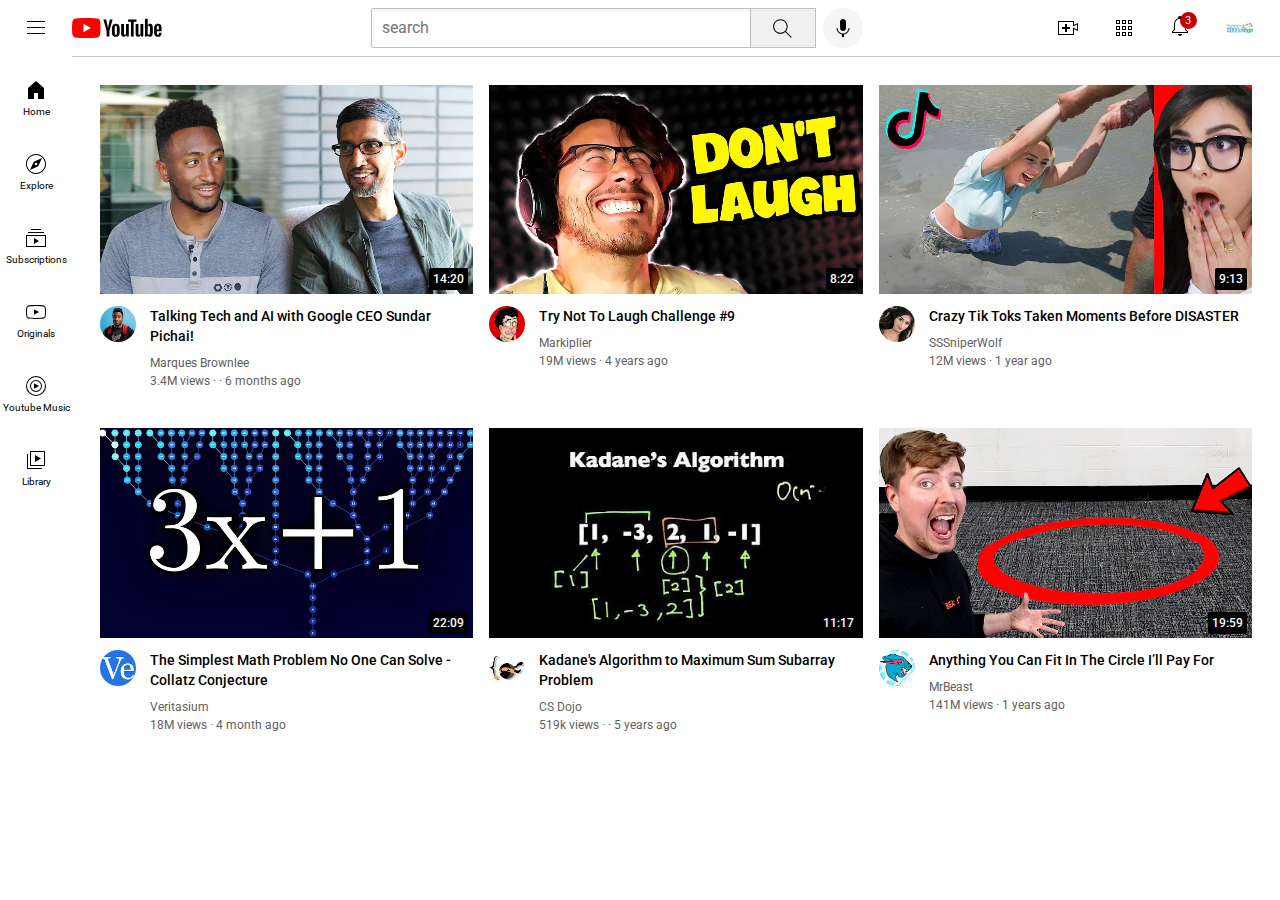
<file: index.html>
<!DOCTYPE html>
<html lang="en">
<head>
    <meta charset="UTF-8">
    <meta name="viewport" content="width=device-width, initial-scale=1.0">
    <title>Youtube.com</title>
    <link rel="preconnect" href="https://fonts.googleapis.com">
    <link rel="preconnect" href="https://fonts.gstatic.com" crossorigin>
    <link href="https://fonts.googleapis.com/css2?family=Montserrat:wght@800&family=Roboto:wght@400;500;700&display=swap" rel="stylesheet">
    <link rel="stylesheet" href="styles/general.css">
    <link rel="stylesheet" href="styles/header.css">
    <link rel="stylesheet" href="styles/video.css">
    <link rel="stylesheet" href="styles/sidebar.css">

</head>
<body>
    <div class="header">
       

        <div class="left-section">
            <img class="hamburger-menu" src="icons/hamburger-menu.svg">
            <img class="youtube-logo" src="icons/youtube-logo.svg">
        </div>
        <div class="middle-section">
            <input class="search-bar" type="text" placeholder="search">
            <button class="search-button" >
                <img class="search-icon" src="icons/search.svg">
                <div class="tooltip">Search</div>
            </button>
            <button class="voice-search-button">
                <img class="voice-search-icon" src="icons/voice-search-icon.svg">
                <div class="tooltip">Search with your voice</div>
            </button>
        </div>
        
        <div class="right-section">
            <div class="upload-icon-container">
                <img class="upload-icon" src="icons/upload.svg">
                <div class="tooltip">Create</div>

            </div>
            
            <img class="youtube-apps-icon" src="icons/youtube-apps.svg">
            <div class="notifications-icon-container">
                <img class="notifications-icon" src="icons/notifications.svg">
                <div class="notifications-count">3</div>
            </div>
            <img class="current-user-picture" src="icons/kiddo toys.jpg">
        </div>

    </div>
    <div class="sidebar">
        <div class="sidebar-link">
            <img src="icons/home.svg">
            <div>Home</div>
        </div>
        <div class="sidebar-link">
            <img src="icons/explore.svg">
            <div>Explore</div>
        </div>
        <div class="sidebar-link">
            <img src="icons/subscriptions.svg">
            <div>Subscriptions</div>
        </div>
        <div class="sidebar-link">
            <img src="icons/originals.svg">
            <div>Originals</div>
        </div>
        <div class="sidebar-link">
            <img src="icons/youtube-music.svg">
            <div>Youtube Music</div>
        </div>
        <div class="sidebar-link">
            <img src="icons/library.svg">
            <div>Library</div>
        </div>
       
    </div>
    
    <div class="main">
        <div class="video-grid">
            <div class="video-preview">
                <div class="thumbnail-row">
                    <img class="thumbnail" src="thumbnails/thumbnail-1.webp">
                    <div class="video-time">14:20</div>
                </div>
                <div class="video-info-grid"> 
                    <div class="channel-pictures">
                        <img class="profile-pictures" src="channel-pictures/channel-1.jpeg">
                    </div>
                    <div class="video-info">
                        <p class="video-title"> 
                            Talking Tech and AI with Google CEO Sundar Pichai!
                        </p>
                        <p class="video-author">
                             Marques Brownlee 
                        </p>
                        <p class="video-stats">
                            3.4M views &#183; · 6 months ago
                        </p>
        
                    </div>
                </div>
        
            </div>
        
            <div class="video-preview">
                <div class="thumbnail-row">
                    <img class="thumbnail" src="thumbnails/thumbnail-2.webp">
                    <div class="video-time">8:22</div>
                </div>
                <div class="video-info-grid"> 
                    <div class="channel-pictures">
                        <img class="profile-pictures" src="channel-pictures/channel-2.jpeg">
                    </div>
                    <div class="video-info">
                        <p class="video-title"> 
                            Try Not To Laugh Challenge #9
                        </p>
                        <p class="video-author">
                            Markiplier 
                        </p>
                        <p class="video-stats">
                            19M views &#183;  4 years ago
                        </p>
        
                    </div>
                </div>
                
            </div>
        
        
            <div class="video-preview">
                <div class="thumbnail-row">
                    <img class="thumbnail" src="thumbnails/thumbnail-3.webp">
                    <div class="video-time">9:13</div>
                </div>
                <div class="video-info-grid"> 
                    <div class="channel-pictures">
                        <img class="profile-pictures" src="channel-pictures/channel-3.jpeg">
                    </div>
                    <div class="video-info">
                        <p class="video-title"> 
                            Crazy Tik Toks Taken Moments Before DISASTER
                        </p>
                        <p class="video-author">
                            SSSniperWolf 
                        </p>
                        <p class="video-stats">
                            12M views &#183;  1 year ago
                        </p>
        
                    </div>
                </div>
        
            </div>
        
            <div class="video-preview">
                <div class="thumbnail-row">
                    <img class="thumbnail" src="thumbnails/thumbnail-4.webp">
                    <div class="video-time">22:09</div>
                </div>
                <div class="video-info-grid"> 
                    <div class="channel-pictures">
                        <img class="profile-pictures" src="channel-pictures/channel-4.jpeg">
                    </div>
                    <div class="video-info">
                        <p class="video-title"> 
                            The Simplest Math Problem No One Can Solve - Collatz Conjecture
                        </p>
                        <p class="video-author">
                            Veritasium
                              
                        </p>
                        <p class="video-stats">
                            18M views &#183;  4 month ago
                        </p>
        
                    </div>
                </div>
                
            </div>
        
        
            <div class="video-preview">
                <div class="thumbnail-row">
                    <img class="thumbnail" src="thumbnails/thumbnail-5.webp">
                    <div class="video-time">11:17</div>
                </div>
                <div class="video-info-grid"> 
                    <div class="channel-pictures">
                        <img class="profile-pictures" src="channel-pictures/channel-5.jpeg">
                    </div>
                    <div class="video-info">
                        <p class="video-title"> 
                            Kadane's Algorithm to Maximum Sum Subarray Problem
                        </p>
                        <p class="video-author">
                            CS Dojo
                             
                        </p>
                        <p class="video-stats">
                            519k views &#183; · 5 years ago
                        </p>
        
                    </div>
                </div>
        
            </div>
        
            <div class="video-preview">
                <div class="thumbnail-row">
                    <img class="thumbnail" src="thumbnails/thumbnail-6.webp">
                    <div class="video-time">19:59</div>
                </div>
                <div class="video-info-grid"> 
                    <div class="channel-pictures">
                        <img class="profile-pictures" src="channel-pictures/channel-6.jpeg">
                    </div>
                    <div class="video-info">
                        <p class="video-title"> 
                            Anything You Can Fit In The Circle I’ll Pay For
                        </p>
                        <p class="video-author">
                            MrBeast 
                        </p>
                        <p class="video-stats">
                            141M views &#183;  1 years ago
                        </p>
        
                    </div>
                </div>
                
            </div>
    
        </div>
    </div>
    
</body>
</html>
</file>
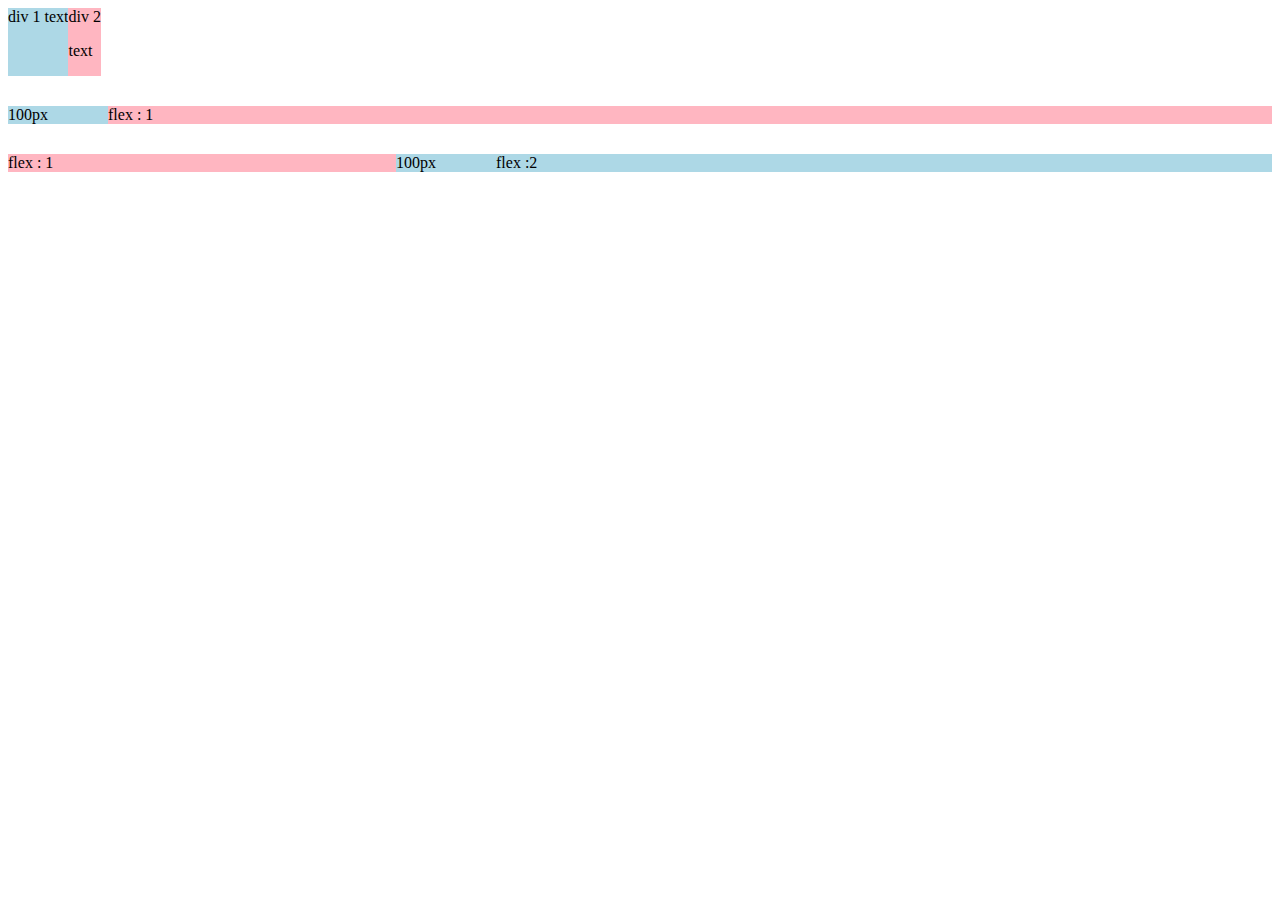
<file: flexbox.html>
<!DOCTYPE html>
<html lang="en">
<head>
    <meta charset="UTF-8">
    <meta name="viewport" content="width=device-width, initial-scale=1.0">
    <title>Flexbox pracrice</title>
</head>
<body>
    <div style="
        
        display: flex;
        flex-direction: row;
        ">
        <div style="background-color: lightblue;">div 1 text</div>
        <div style="background-color: lightpink;">div 2 <p>text</p></div> 
    </div>
    <div style="
        margin-top: 30px;
        
        display: flex;
        flex-direction: row;
        ">
        <div style="background-color: lightblue;width: 100px;">100px</div>
        <div style="background-color: lightpink; flex: 1;">flex : 1</div> 
    </div>


    <div style="
    margin-top: 30px;
    
    display: flex;
    flex-direction: row;
    ">
    
    <div style="background-color: lightpink; flex: 1;">flex : 1</div> 
    <div style="background-color: lightblue;width: 100px;">100px</div>
    <div style="background-color: lightblue;flex: 2;">flex :2</div>
</div>
</body>
</html>
</file>
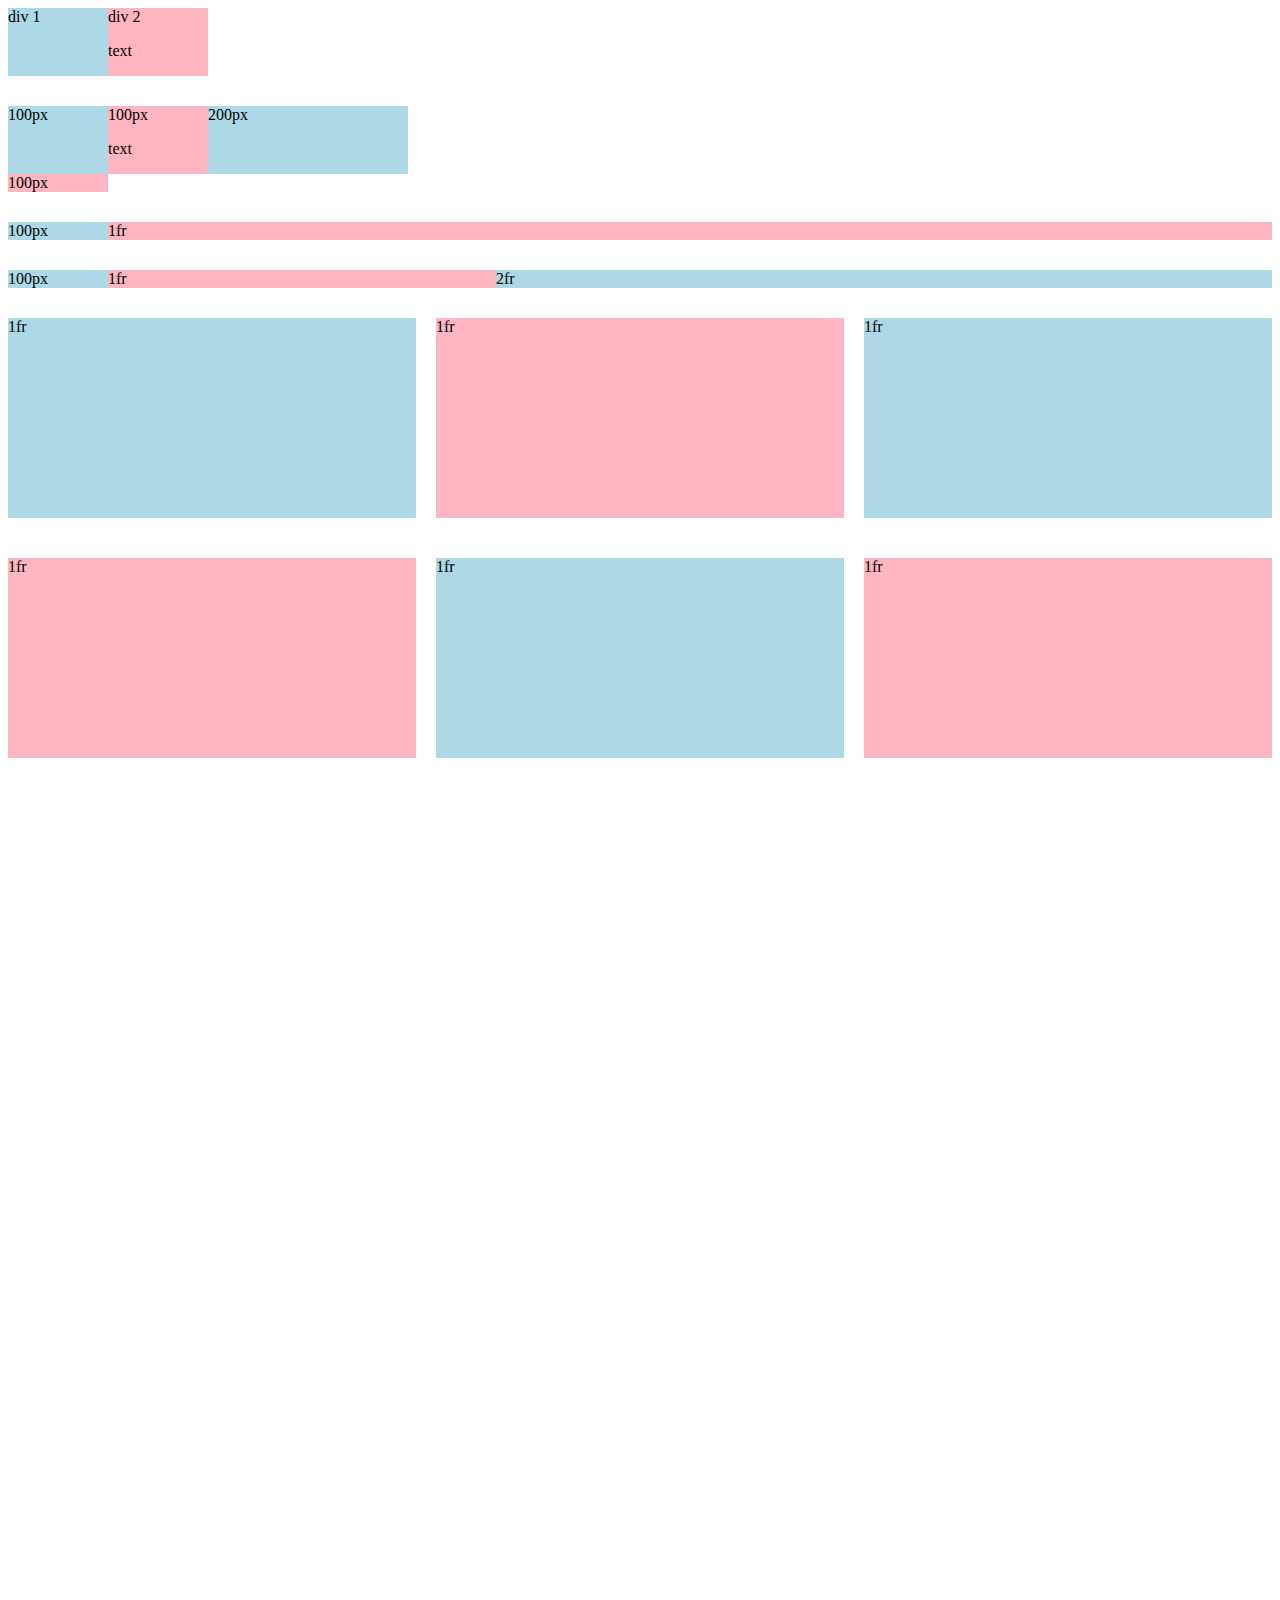
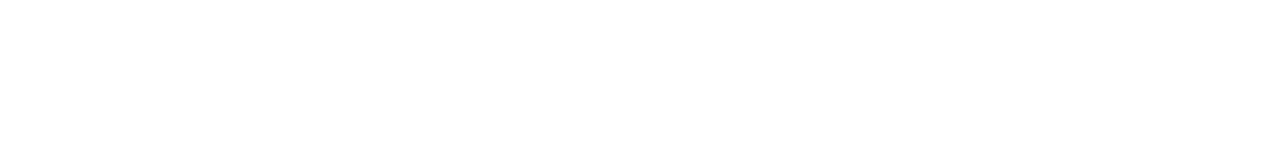
<file: grid.html>
<!DOCTYPE html>
<html lang="en">
<head>
    <meta charset="UTF-8">
    <meta name="viewport" content="width=device-width, initial-scale=1.0">
    <title>Grid practice</title>
</head>
<body style="padding-bottom: 1000px;">
    <div style="display: grid;
    grid-template-columns: 100px 100px;">
        
        <div style="background-color: lightblue;">div 1</div>
        <div style="background-color: lightpink;">div 2<p>text</p></div>

    </div>
    
    <div style="
    margin-top: 30px;
    display: grid;
    grid-template-columns: 100px 100px 200px;">
        
        <div style="background-color: lightblue;">100px</div>
        <div style="background-color: lightpink;">100px<p>text</p></div>
        <div style="background-color: lightblue;">200px</div>
        <div style="background-color: lightpink;">100px</div>
    </div>
    <div style="
    margin-top: 30px;
    display: grid;
    grid-template-columns: 100px 1fr ;">
        
        <div style="background-color: lightblue;">100px</div>
        <div style="background-color: lightpink;">1fr</div>
    </div>
    <div style="
    margin-top: 30px;
    display: grid;
    grid-template-columns: 100px 1fr 2fr;">
        
        <div style="background-color: lightblue;">100px</div>
        <div style="background-color: lightpink;">1fr</div>
        <div style="background-color: lightblue;">2fr</div>
    </div>
    
    <div style="
    margin-top: 30px;
    display: grid;
    grid-template-columns: 1fr 1fr 1fr;
    column-gap: 20px;
    row-gap: 40px;
    ">
        
        <div style="background-color: lightblue; height: 200px;">1fr</div>
        <div style="background-color: lightpink; height: 200px;">1fr</div>
        <div style="background-color: lightblue; height: 200px;">1fr</div>
        <div style="background-color: lightpink; height: 200px;">1fr</div>
        <div style="background-color: lightblue; height: 200px;">1fr</div>
        <div style="background-color: lightpink; height: 200px;">1fr</div>
    </div>
    
    
</body>
</html>
</file>
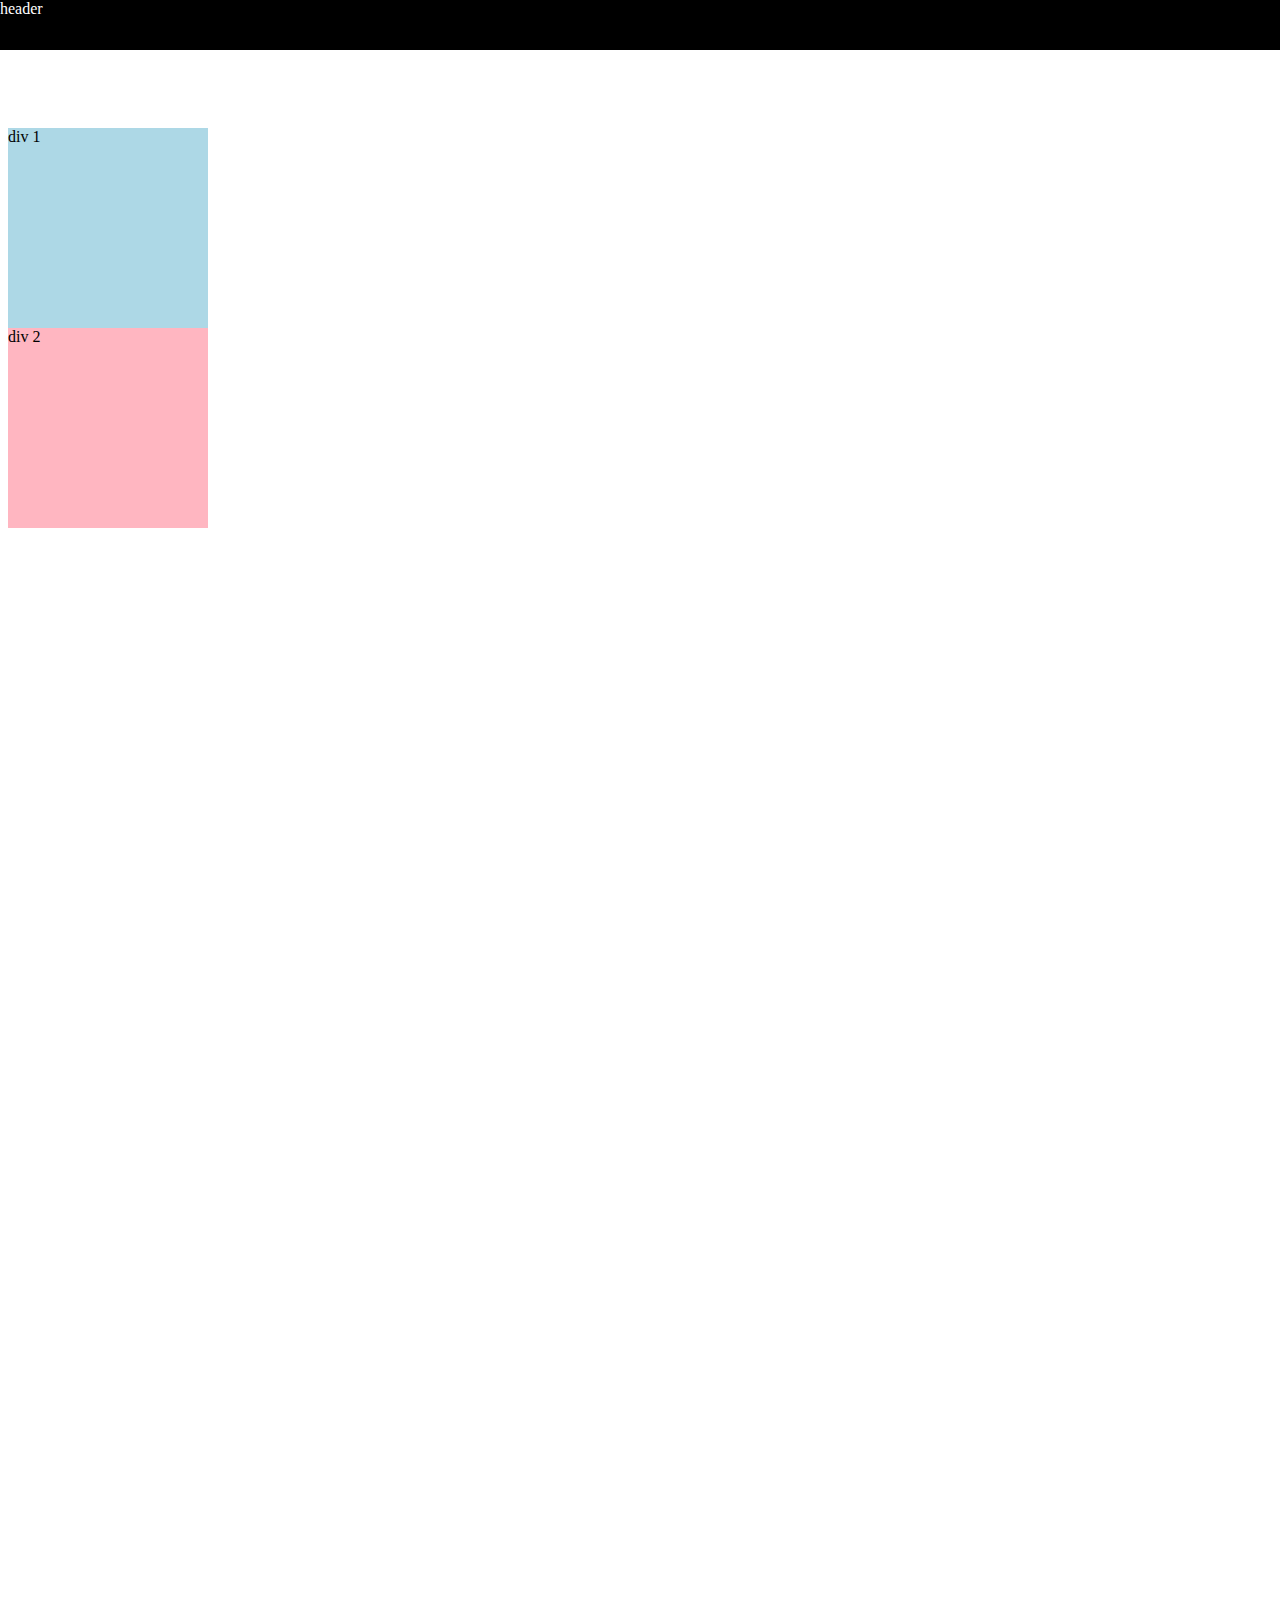
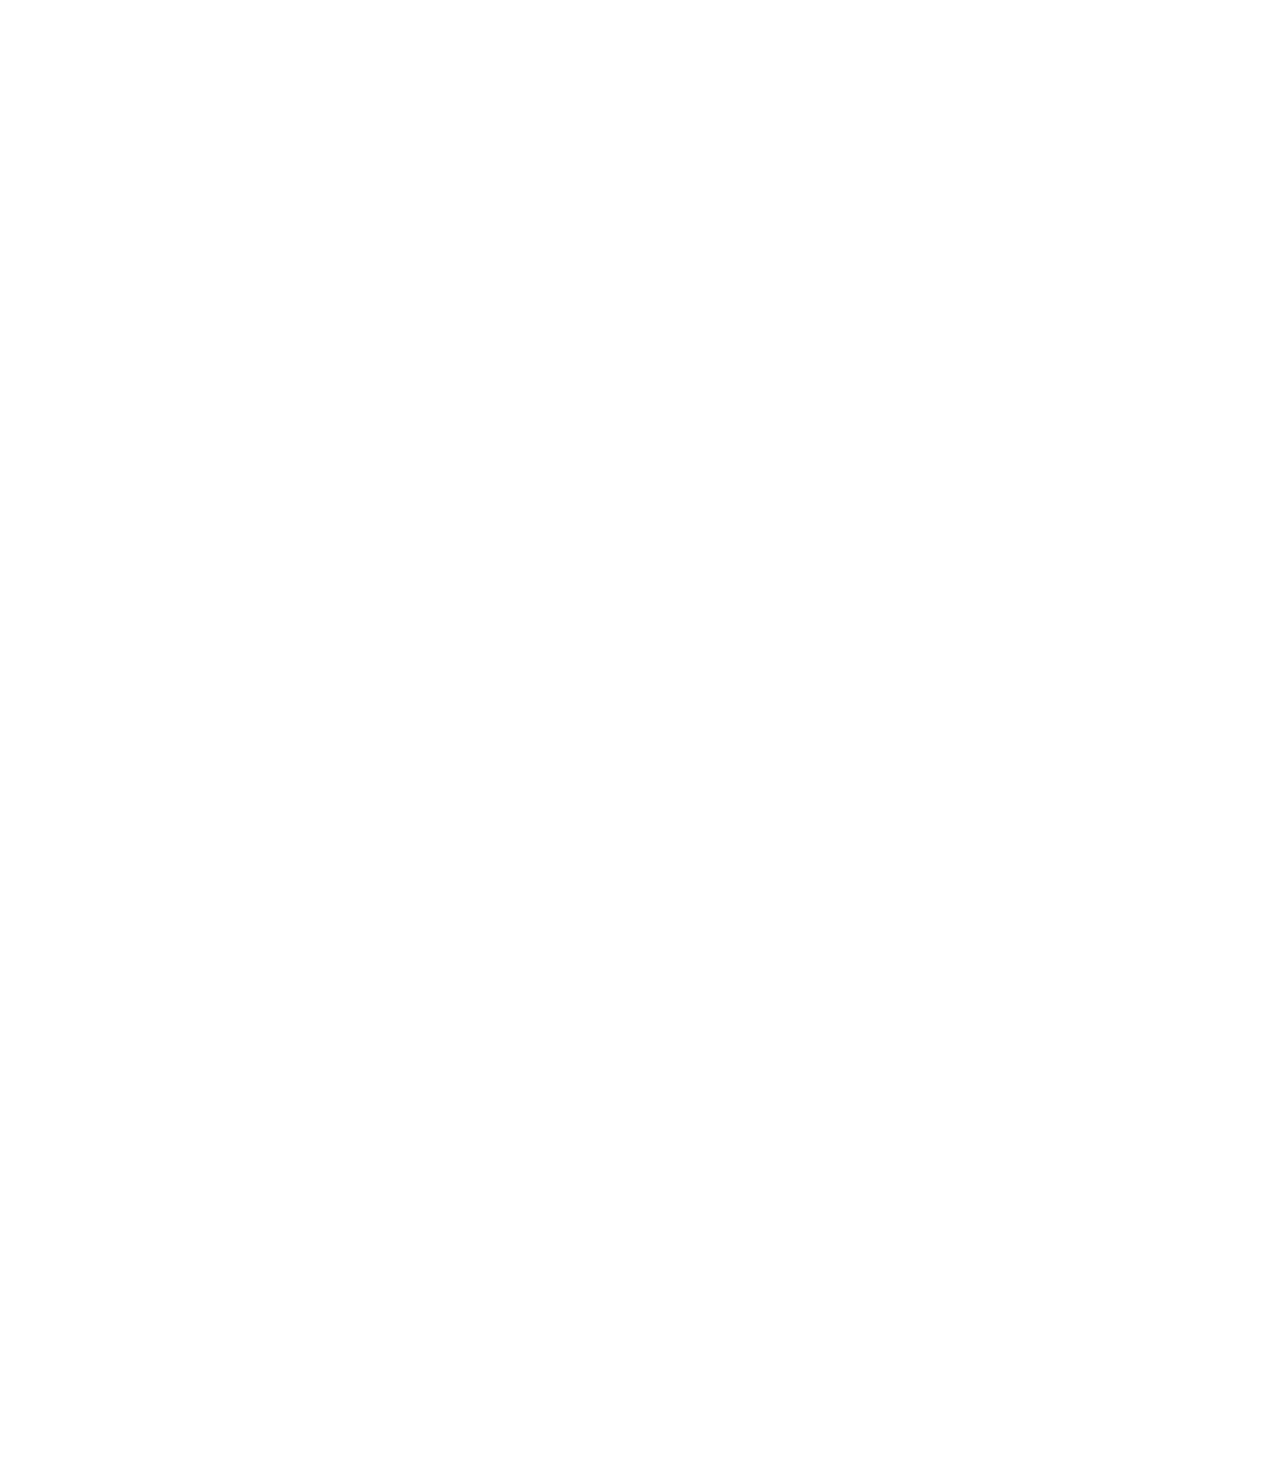
<file: position.html>
<!DOCTYPE html>
<html lang="en">
<head>
    <meta charset="UTF-8">
    <meta name="viewport" content="width=device-width, initial-scale=1.0">
    <title>Position practice</title>
</head>
<body style="
    height: 3000px;
    padding-top: 60px;
">
    <div style="background-color: black;
    color: white;
    position: fixed;
    top: 0px;
    left: 0px;
    right: 0px;
    height: 50px;
    ">
        header
    </div>
    <div style="
    background-color: lightblue;
    height: 200px;
    width: 200px;
    position: static;
    margin-top: 60px;
    ">div 1</div>
    <div style="
        background-color: lightpink;
        height: 200px;
        width: 200px;
    ">div 2</div>
    
</body>
</html>
</file>
<file: styles/general.css>
p{
    font-family: Roboto,Arial;
    margin-top: 0;
    margin-bottom: 0;
}
.body{
    margin: 0px;
    padding-top: 80px;
    padding-left: 96px;
    padding-right: 24px;
    background-color: rgb(248,248,248);
}
.main{
    padding-top: 57px;
    padding-left: 72px;
}
</file>
<file: styles/header.css>
.header{
    height: 56px;
    display: flex;
    flex-direction: row;
    justify-content: space-between;
    position: fixed;
    top: 0;
    left: 0;
    right: 0;
    z-index: 100;
    background-color: white;
    border-bottom-width: 1px;
    border-bottom-style: solid;
    border-bottom-color: rgb(202, 196, 196);

}

.left-section{
   
    width: 150px;
    display: flex;
    align-items: center;
}
.hamburger-menu{
    height: 24px;
    margin-left: 24px;
    margin-right: 24px;
}
.youtube-logo{
    height: 20px;
}
.middle-section{
    
    flex: 1;
    margin-left: 70px;
    margin-right: 35px;
    max-width: 500px;
    display: flex;
    align-items: center;
}
.search-bar{
    flex: 1;
    height: 36px;
    padding-left: 10px;
    font-size: 16px;
    border-width: 1px;
    border-style: solid;
    border-color: rgb(192,192,192);
    border-radius: 2px;
    box-shadow: inset 1px 2px 3px rgba(0,0,0,0.05);
}
.search-bar::placeholder{
    font-family: Roboto,Arial;
    font-size: 16px;


}
.search-button,
.voice-search-button{
    height: 40px;
    width: 66px;
    background-color: rgb(240, 240, 240);
    border-width: 1px;
    border-style: solid;
    border-color: rgb(192,192,192);
    margin-left: -1px;
    margin-right: 8px;
   
}
.search-button,
.voice-search-button,
.upload-icon-container{
    display: flex;
    justify-content: center;
    align-items: center;
    position: relative;

}
.search-button .tooltip,
.voice-search-button .tooltip,
.upload-icon-container .tooltip{
    font-family: Roboto,Arial;
    position: absolute;
    background-color: gray;
    color: white;
    padding-top: 4px;
    padding-bottom: 4px;
    padding-left: 8px;
    padding-right: 8px;
    border-radius: 2px;
    font-size: 12px;
    bottom: -30px;
    opacity: 0;
    transition: 0.15s;
    pointer-events: none;
    white-space: nowrap;;
}
.search-button:hover .tooltip,
.voice-search-button:hover .tooltip,
.upload-icon-container:hover .tooltip{
    opacity: 1;

}
.search-icon{
    height: 25px;
   

}
.voice-search-button{
    height: 40px;
    width: 40px;
    border-radius: 20px;
    border: none;
    background-color: rgb(245,245,245);
}
.voice-search-icon{
    height: 24px;
    
    
}
.right-section{
    width: 200px;
    display: flex;
    align-items: center;
    justify-content: space-between;
    margin-right: 24px;
    flex-shrink: 0;
}
.upload-icon{
    height: 24px;

}
.youtube-apps-icon{
    height: 24px;

}
.notifications-icon{
    height: 24px;
}
.notifications-icon-container{
    position: relative;
}
.notifications-count{
    position: absolute;
    top: -2px;
    right: -5px;
    background-color: rgb(200, 0, 0);
    color: white;
    font-family: Roboto,Arial;
    font-size: 11px;
    padding-left: 5px;
    padding-right: 6px;
    padding-top: 2px;
    padding-bottom: 2px;
    border-radius: 10px;
}
.current-user-picture{
height: 32px;
border-radius: 16px;
}
</file>
<file: styles/video.css>
.thumbnail{
    width: 100%;
    
   
}

.video-title{
    margin-top: 0;
    font-size: 14px;
    font-weight: 500;
    line-height: 20px;
    margin-bottom: 10px;
}

.video-info-grid{
    display: grid;
    grid-template-columns: 50px 1fr;
    
}

.profile-pictures{
    width: 36px;
    border-radius: 40px;
}
.thumbnail-row{
    margin-bottom: 8px;
    position: relative;
}
.video-author,
.video-stats{
    font-size: 12px;
    color:rgb(96, 96, 96) ;
}
.video-author{
    margin-bottom: 4px;
}
.video-grid{
    display: grid;
    grid-template-columns: 1fr 1fr 1fr;
    column-gap: 16px;
    row-gap: 40px;
    padding: 20px;
}
.video-time{
    font-family: Roboto,Arial;
    font-size: 12px;
    font-weight: 500;
    padding-left: 4px;
    padding-right: 4px;
    padding-top: 4px;
    padding-bottom: 4px;
    background-color: black;
    color: white;
    position: absolute;
    bottom: 8px;
    right: 5px;
    border-radius: 2px;


}
</file>
<file: styles/sidebar.css>
.sidebar{
    position: fixed;
    left: 0;
    bottom: 0;
    top: 55px;
    background-color: white;
    width: 72px;
    z-index: 200;
    padding-top: 5px;
}
.sidebar-link{
    
    height: 74px;
    display: flex;
    justify-content: center;
    align-items: center;
    flex-direction: column;
    cursor: pointer;
    
}
.sidebar-link:hover{
    background-color: rgb(235, 235, 235);
}
.sidebar-link img{
    height: 24px;
    margin-bottom: 4px;
}
.sidebar-link div{
    font-family: Roboto,Arial;
    font-size: 10px;

}
</file>
